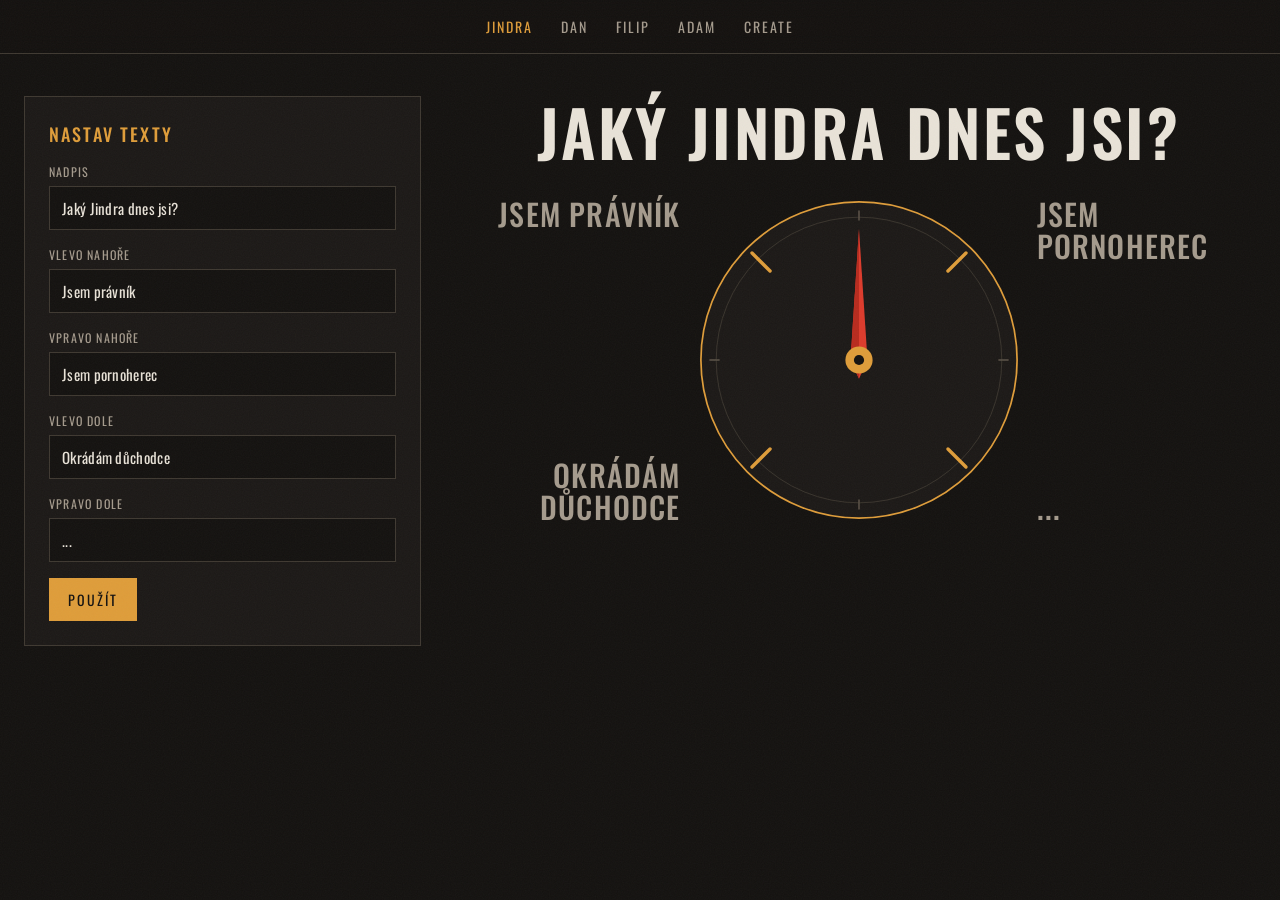
<file: index.html>
<!doctype html>
<html lang="cs">
<head>
<meta charset="utf-8">
<meta name="viewport" content="width=device-width, initial-scale=1">
<title>Jaký Jindra jsi?</title>
<meta name="description" content="Otočte ručičku a zjistěte, kdo jste.">
<link rel="icon" href="data:image/svg+xml,<svg xmlns='http://www.w3.org/2000/svg' viewBox='0 0 32 32'><circle cx='16' cy='16' r='14' fill='%231a1613' stroke='%23d99a3a' stroke-width='2'/><path d='M16 5 L19 16 L16 19 L13 16Z' fill='%23d9442f'/></svg>">
<link rel="preconnect" href="https://fonts.googleapis.com">
<link rel="preconnect" href="https://fonts.gstatic.com" crossorigin>
<link href="https://fonts.googleapis.com/css2?family=Oswald:wght@400;500;600&display=swap" rel="stylesheet">
<link rel="stylesheet" href="./app.css">
</head>
<body>
<script>
window.PAGE = { key: 'jindra', root: './', defaults: ['Jaký Jindra dnes jsi?', 'Jsem právník', 'Jsem pornoherec', 'Okrádám důchodce', '...'] };
</script>
<script src="./app.js"></script>
</body>
</html>
</file>
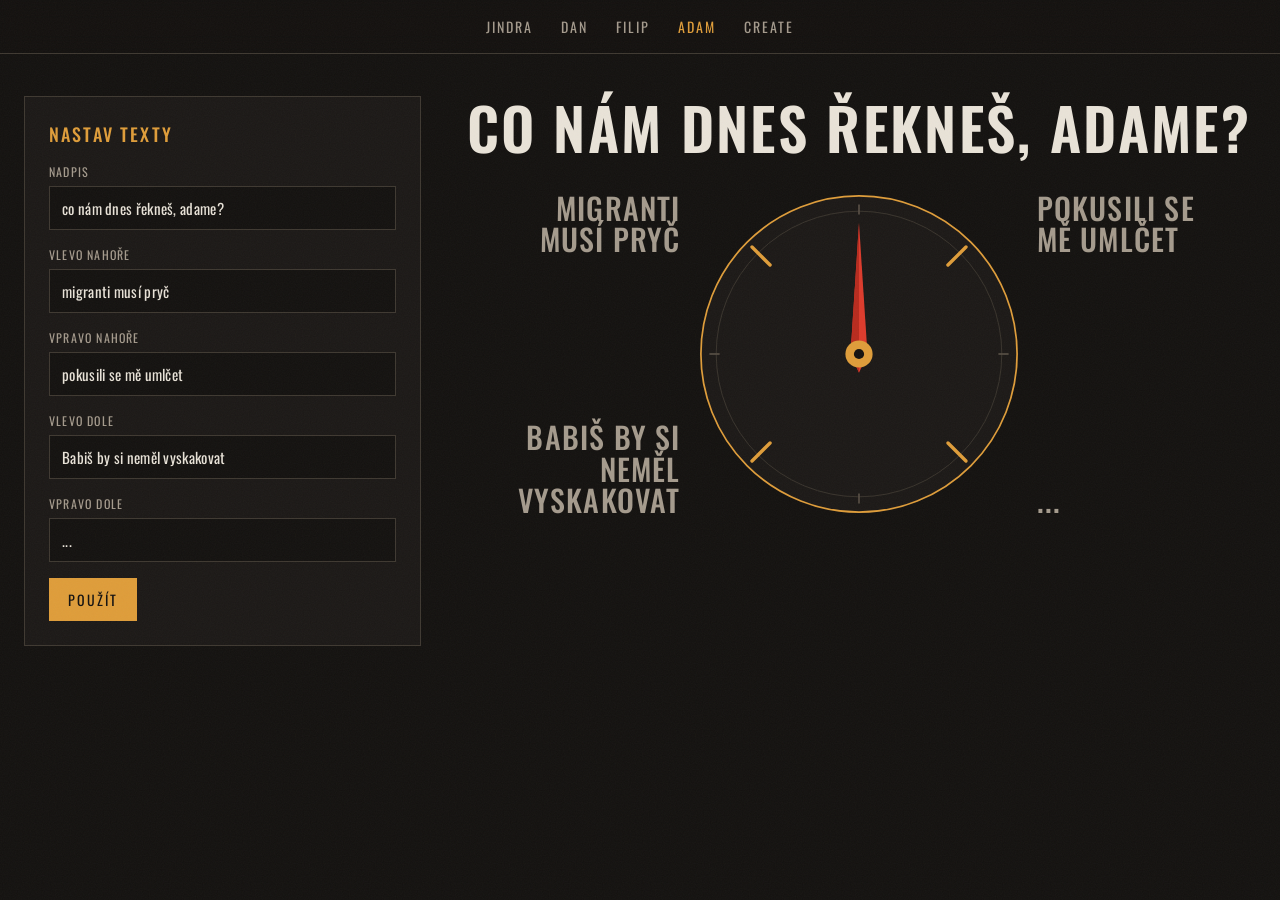
<file: adam/index.html>
<!doctype html>
<html lang="cs">
<head>
<meta charset="utf-8">
<meta name="viewport" content="width=device-width, initial-scale=1">
<title>Jaký Jindra jsi?</title>
<meta name="description" content="Otočte ručičku a zjistěte, kdo jste.">
<link rel="icon" href="data:image/svg+xml,<svg xmlns='http://www.w3.org/2000/svg' viewBox='0 0 32 32'><circle cx='16' cy='16' r='14' fill='%231a1613' stroke='%23d99a3a' stroke-width='2'/><path d='M16 5 L19 16 L16 19 L13 16Z' fill='%23d9442f'/></svg>">
<link rel="preconnect" href="https://fonts.googleapis.com">
<link rel="preconnect" href="https://fonts.gstatic.com" crossorigin>
<link href="https://fonts.googleapis.com/css2?family=Oswald:wght@400;500;600&display=swap" rel="stylesheet">
<link rel="stylesheet" href="../app.css">
</head>
<body>
<script>
window.PAGE = { key: 'adam', root: '../', defaults: ['co nám dnes řekneš, adame?', 'migranti musí pryč', 'pokusili se mě umlčet', 'Babiš by si neměl vyskakovat', '...'] };
</script>
<script src="../app.js"></script>
</body>
</html>
</file>
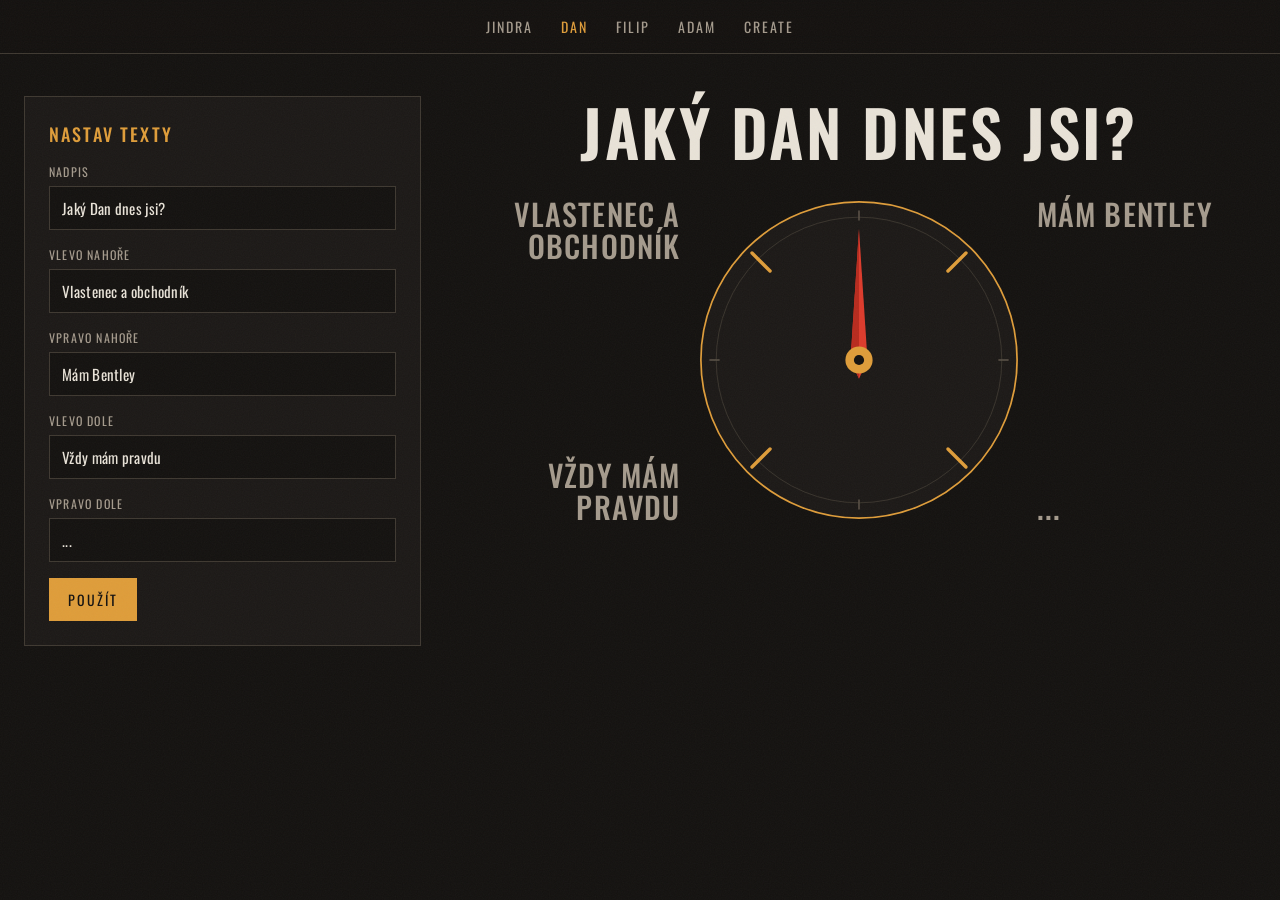
<file: dan/index.html>
<!doctype html>
<html lang="cs">
<head>
<meta charset="utf-8">
<meta name="viewport" content="width=device-width, initial-scale=1">
<title>Jaký Jindra jsi?</title>
<meta name="description" content="Otočte ručičku a zjistěte, kdo jste.">
<link rel="icon" href="data:image/svg+xml,<svg xmlns='http://www.w3.org/2000/svg' viewBox='0 0 32 32'><circle cx='16' cy='16' r='14' fill='%231a1613' stroke='%23d99a3a' stroke-width='2'/><path d='M16 5 L19 16 L16 19 L13 16Z' fill='%23d9442f'/></svg>">
<link rel="preconnect" href="https://fonts.googleapis.com">
<link rel="preconnect" href="https://fonts.gstatic.com" crossorigin>
<link href="https://fonts.googleapis.com/css2?family=Oswald:wght@400;500;600&display=swap" rel="stylesheet">
<link rel="stylesheet" href="../app.css">
</head>
<body>
<script>
window.PAGE = { key: 'dan', root: '../', defaults: ['Jaký Dan dnes jsi?', 'Vlastenec a obchodník', 'Mám Bentley', 'Vždy mám pravdu', '...'] };
</script>
<script src="../app.js"></script>
</body>
</html>
</file>
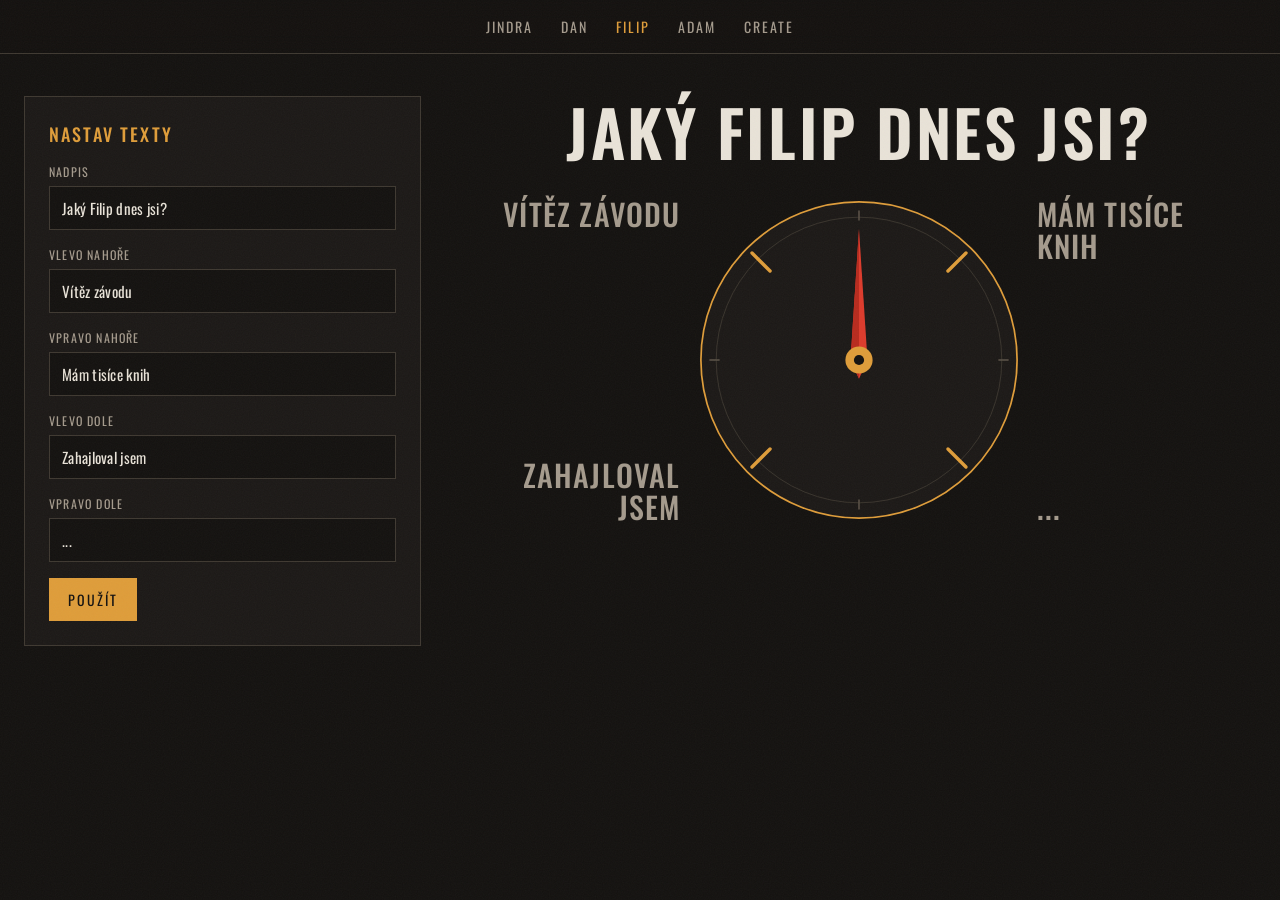
<file: filip/index.html>
<!doctype html>
<html lang="cs">
<head>
<meta charset="utf-8">
<meta name="viewport" content="width=device-width, initial-scale=1">
<title>Jaký Jindra jsi?</title>
<meta name="description" content="Otočte ručičku a zjistěte, kdo jste.">
<link rel="icon" href="data:image/svg+xml,<svg xmlns='http://www.w3.org/2000/svg' viewBox='0 0 32 32'><circle cx='16' cy='16' r='14' fill='%231a1613' stroke='%23d99a3a' stroke-width='2'/><path d='M16 5 L19 16 L16 19 L13 16Z' fill='%23d9442f'/></svg>">
<link rel="preconnect" href="https://fonts.googleapis.com">
<link rel="preconnect" href="https://fonts.gstatic.com" crossorigin>
<link href="https://fonts.googleapis.com/css2?family=Oswald:wght@400;500;600&display=swap" rel="stylesheet">
<link rel="stylesheet" href="../app.css">
</head>
<body>
<script>
window.PAGE = { key: 'filip', root: '../', defaults: ['Jaký Filip dnes jsi?', 'Vítěz závodu', 'Mám tisíce knih', 'Zahajloval jsem', '...'] };
</script>
<script src="../app.js"></script>
</body>
</html>
</file>
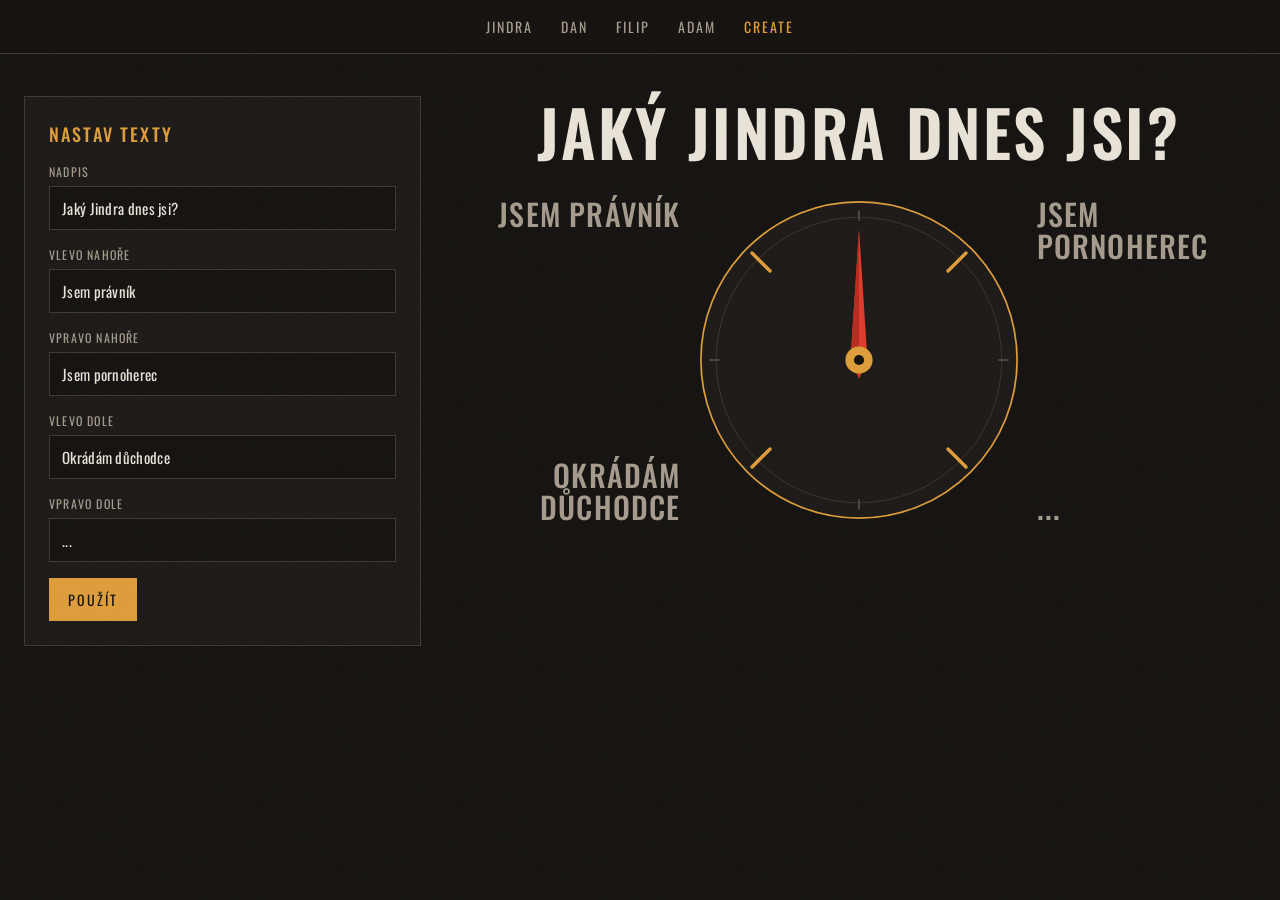
<file: random/index.html>
<!doctype html>
<html lang="cs">
<head>
<meta charset="utf-8">
<meta name="viewport" content="width=device-width, initial-scale=1">
<title>Jaký Jindra jsi?</title>
<meta name="description" content="Otočte ručičku a zjistěte, kdo jste.">
<link rel="icon" href="data:image/svg+xml,<svg xmlns='http://www.w3.org/2000/svg' viewBox='0 0 32 32'><circle cx='16' cy='16' r='14' fill='%231a1613' stroke='%23d99a3a' stroke-width='2'/><path d='M16 5 L19 16 L16 19 L13 16Z' fill='%23d9442f'/></svg>">
<link rel="preconnect" href="https://fonts.googleapis.com">
<link rel="preconnect" href="https://fonts.gstatic.com" crossorigin>
<link href="https://fonts.googleapis.com/css2?family=Oswald:wght@400;500;600&display=swap" rel="stylesheet">
<link rel="stylesheet" href="../app.css">
</head>
<body>
<script>
window.PAGE = { key: 'random', root: '../', defaults: ['Jaký Jindra dnes jsi?', 'Jsem právník', 'Jsem pornoherec', 'Okrádám důchodce', '...'] };
</script>
<script src="../app.js"></script>
</body>
</html>
</file>
<file: app.css>
:root {
  --bg: hsl(28 12% 7%);
  --panel: hsl(28 10% 10%);
  --line: hsl(32 12% 22%);
  --text: hsl(40 28% 88%);
  --muted: hsl(36 12% 60%);
  --gold: hsl(36 72% 55%);
  --red: hsl(5 72% 52%);
}
* { box-sizing: border-box; }
html, body { margin: 0; }
body {
  min-height: 100vh;
  background: var(--bg);
  color: var(--text);
  font-family: 'Oswald', 'Arial Narrow', sans-serif;
  -webkit-font-smoothing: antialiased;
}
/* jemné zrno přes celou obrazovku */
body::after {
  content: '';
  position: fixed; inset: 0; pointer-events: none; z-index: 100;
  opacity: .04;
  background-image: url("data:image/svg+xml,%3Csvg xmlns='http://www.w3.org/2000/svg' width='200' height='200'%3E%3Cfilter id='n'%3E%3CfeTurbulence type='fractalNoise' baseFrequency='.85' numOctaves='3' stitchTiles='stitch'/%3E%3C/filter%3E%3Crect width='100%25' height='100%25' filter='url(%23n)'/%3E%3C/svg%3E");
}

nav {
  position: fixed; top: 0; left: 0; right: 0; z-index: 50;
  display: flex; gap: 28px; justify-content: center; flex-wrap: wrap;
  padding: 16px;
  background: hsl(28 12% 7% / .7);
  backdrop-filter: blur(10px);
  -webkit-backdrop-filter: blur(10px);
  border-bottom: 1px solid var(--line);
}
nav a {
  color: var(--muted); text-decoration: none; text-transform: uppercase;
  letter-spacing: .14em; font-size: 14px; transition: color .2s;
}
nav a:hover { color: var(--text); }
nav a.active { color: var(--gold); }

main {
  display: grid; grid-template-columns: 1fr 2fr; gap: 40px;
  max-width: 1280px; margin: 0 auto; padding: 96px 24px 48px;
  align-items: start;
}

form {
  background: var(--panel); border: 1px solid var(--line); padding: 24px;
  display: flex; flex-direction: column; gap: 16px;
}
form h2 {
  margin: 0; font-weight: 500; text-transform: uppercase; letter-spacing: .12em; font-size: 18px;
  color: var(--gold);
}
label { display: flex; flex-direction: column; gap: 6px; font-size: 12px; text-transform: uppercase; letter-spacing: .1em; color: var(--muted); }
input {
  background: var(--bg); color: var(--text); border: 1px solid var(--line);
  padding: 10px 12px; font: inherit; font-size: 15px; letter-spacing: .02em; text-transform: none;
  outline: none; border-radius: 0;
}
input:focus { border-color: var(--gold); }
.buttons { display: flex; gap: 10px; flex-wrap: wrap; }
button {
  font: inherit; text-transform: uppercase; letter-spacing: .14em; font-size: 14px;
  padding: 10px 18px; cursor: pointer; border-radius: 0;
}
.primary { background: var(--gold); color: var(--bg); border: 1px solid var(--gold); }
.primary:hover { filter: brightness(1.08); }
.secondary { background: transparent; color: var(--text); border: 1px solid var(--line); }
.secondary:hover { border-color: var(--gold); color: var(--gold); }
.hidden { display: none !important; }

.preview { display: flex; flex-direction: column; align-items: center; gap: 24px; min-width: 0; }
.title {
  margin: 0; width: 100%; text-align: center; white-space: nowrap;
  font-weight: 600; text-transform: uppercase; letter-spacing: .04em; line-height: 1.1;
}
.dial-wrap {
  position: relative; width: 100%; max-width: 760px;
  display: grid;
  grid-template-columns: 1fr minmax(180px, 340px) 1fr;
  grid-template-rows: auto auto;
  align-items: center;
}
.dial {
  grid-column: 2; grid-row: 1 / span 2;
  width: 100%; aspect-ratio: 1; cursor: pointer; display: block;
  -webkit-tap-highlight-color: transparent;
}
.lbl {
  background: none; border: 0; padding: 8px; cursor: pointer;
  color: var(--muted); font-size: clamp(16px, 2.4vw, 30px); font-weight: 500;
  text-transform: uppercase; letter-spacing: .04em; line-height: 1.05;
  transition: color .35s, transform .35s, text-shadow .35s;
}
.lbl.tl { grid-column: 1; grid-row: 1; text-align: right; align-self: start; }
.lbl.tr { grid-column: 3; grid-row: 1; text-align: left;  align-self: start; }
.lbl.bl { grid-column: 1; grid-row: 2; text-align: right; align-self: end; }
.lbl.br { grid-column: 3; grid-row: 2; text-align: left;  align-self: end; }
.lbl.tl, .lbl.bl { transform-origin: right center; }
.lbl.tr, .lbl.br { transform-origin: left center; }
.lbl.on {
  color: var(--gold); transform: scale(1.15);
  text-shadow: 0 0 18px hsl(36 72% 55% / .45);
}
#needle { transition: transform 2.4s cubic-bezier(.17, .67, .2, 1); transform-origin: 200px 200px; }
#needle.quick { transition-duration: .7s; }
.toast {
  position: fixed; bottom: 24px; left: 50%; transform: translateX(-50%);
  background: var(--gold); color: var(--bg); padding: 10px 18px; text-transform: uppercase;
  letter-spacing: .14em; font-size: 13px; z-index: 60;
}

@media (max-width: 860px) {
  main { grid-template-columns: 1fr; padding-top: 110px; gap: 28px; }
  .preview { order: -1; }
  .dial-wrap { grid-template-columns: 1fr 1fr; grid-template-rows: auto auto auto; gap: 8px; }
  .dial { grid-column: 1 / span 2; grid-row: 2; max-width: 320px; justify-self: center; }
  .lbl.tl { grid-column: 1; grid-row: 1; text-align: left; }
  .lbl.tr { grid-column: 2; grid-row: 1; text-align: right; }
  .lbl.bl { grid-column: 1; grid-row: 3; text-align: left; }
  .lbl.br { grid-column: 2; grid-row: 3; text-align: right; }
  .lbl.tl, .lbl.bl { transform-origin: left center; }
  .lbl.tr, .lbl.br { transform-origin: right center; }
  nav { gap: 18px; }
}
</file>
